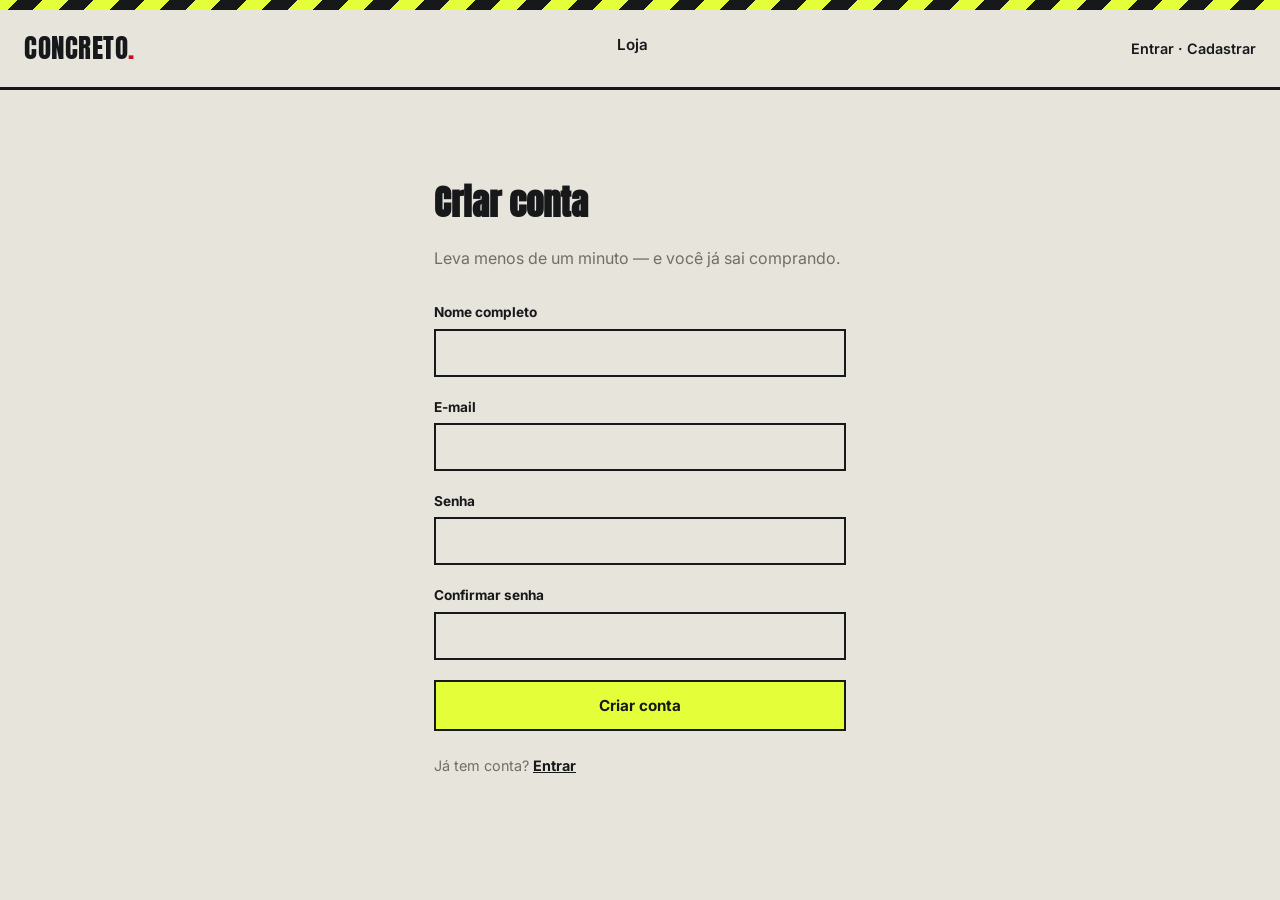
<file: StreetwearStore/Frontend/cadastro.html>
<!DOCTYPE html>
<html lang="pt-BR">
<head>
  <meta charset="UTF-8">
  <meta name="viewport" content="width=device-width, initial-scale=1.0">
  <title>Criar conta — CONCRETO</title>
  <link rel="stylesheet" href="css/style.css">
</head>
<body>
  <div class="fita-aviso"></div>

  <header class="topo">
    <div class="topo-conteudo">
      <a href="index.html" class="marca">CONCRETO<span>.</span></a>
      <nav class="nav-principal">
        <a href="index.html">Loja</a>
      </nav>
      <div class="acoes-topo"><span data-area-usuario></span></div>
    </div>
  </header>

  <div class="pagina-formulario">
    <h1>Criar conta</h1>
    <p class="subtitulo">Leva menos de um minuto — e você já sai comprando.</p>

    <div class="mensagem-erro" data-erro></div>

    <form data-form-cadastro>
      <div class="campo">
        <label for="nome">Nome completo</label>
        <input type="text" id="nome" name="nome" required>
      </div>
      <div class="campo">
        <label for="email">E-mail</label>
        <input type="email" id="email" name="email" required>
      </div>
      <div class="campo">
        <label for="senha">Senha</label>
        <input type="password" id="senha" name="senha" minlength="6" required>
      </div>
      <div class="campo">
        <label for="confirmarSenha">Confirmar senha</label>
        <input type="password" id="confirmarSenha" name="confirmarSenha" minlength="6" required>
      </div>
      <button type="submit" class="botao botao--sinalizacao botao--bloco">Criar conta</button>
    </form>

    <p class="link-secundario">Já tem conta? <a href="login.html">Entrar</a></p>
  </div>

  <script src="js/api.js"></script>
  <script src="js/auth.js"></script>
</body>
</html>
</file>
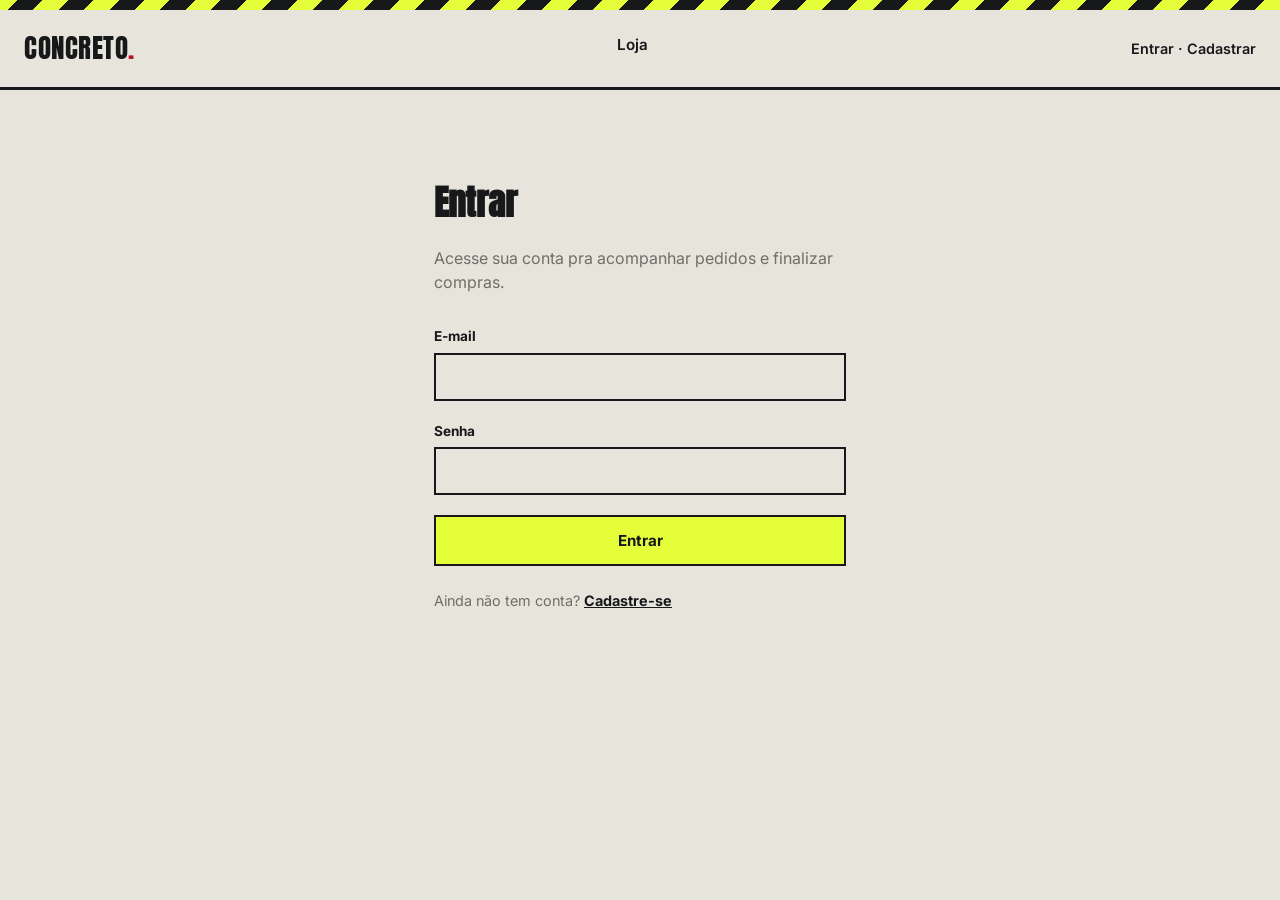
<file: StreetwearStore/Frontend/checkout.html>
<!DOCTYPE html>
<html lang="pt-BR">
<head>
  <meta charset="UTF-8">
  <meta name="viewport" content="width=device-width, initial-scale=1.0">
  <title>Pagamento — CONCRETO</title>
  <link rel="stylesheet" href="css/style.css">
  <!-- SDK oficial do Mercado Pago: tokeniza o cartão no navegador do cliente.
       O número do cartão nunca passa pelo nosso backend, só o token gerado aqui. -->
  <script src="https://sdk.mercadopago.com/js/v2"></script>
</head>
<body>
  <div class="fita-aviso"></div>

  <header class="topo">
    <div class="topo-conteudo">
      <a href="index.html" class="marca">CONCRETO<span>.</span></a>
      <nav class="nav-principal">
        <a href="index.html">Loja</a>
      </nav>
      <div class="acoes-topo"><span data-area-usuario></span></div>
    </div>
  </header>

  <div class="pagina-formulario" data-checkout style="max-width:520px;">
    <h1>Pagamento</h1>
    <p class="subtitulo">Total do pedido: <strong data-total-checkout>R$ 0,00</strong></p>

    <div class="mensagem-erro" data-mensagem-checkout style="display:block;background:transparent;border:none;color:var(--ferrugem);padding:0;margin-bottom:12px;"></div>

    <div class="abas-pagamento">
      <button type="button" class="aba-pagamento ativa" data-aba-pagamento="pix">Pix</button>
      <button type="button" class="aba-pagamento" data-aba-pagamento="cartao">Cartão de crédito</button>
    </div>

    <!-- ---------- Painel Pix ---------- -->
    <div class="painel-pagamento ativo" data-painel-pagamento="pix">
      <div class="campo">
        <label for="email-pix">E-mail</label>
        <input type="email" id="email-pix" data-email-pix required>
      </div>
      <div class="campo">
        <label for="cpf-pix">CPF do pagador</label>
        <input type="text" id="cpf-pix" data-cpf-pix placeholder="000.000.000-00" required>
      </div>
      <button type="button" class="botao botao--sinalizacao botao--bloco" data-pagar-pix>Gerar Pix</button>
    </div>

    <!-- ---------- Painel Cartão ---------- -->
    <div class="painel-pagamento" data-painel-pagamento="cartao">
      <form id="form-cartao">
        <div class="campo">
          <label for="campo-nome-cartao">Nome no cartão</label>
          <input type="text" id="campo-nome-cartao">
        </div>
        <div class="campo">
          <label for="campo-numero-cartao">Número do cartão</label>
          <div id="campo-numero-cartao" style="border:2px solid var(--tinta);padding:12px 14px;background:var(--concreto);"></div>
        </div>
        <div class="linha-2-colunas">
          <div class="campo">
            <label for="campo-validade-cartao">Validade</label>
            <div id="campo-validade-cartao" style="border:2px solid var(--tinta);padding:12px 14px;background:var(--concreto);"></div>
          </div>
          <div class="campo">
            <label for="campo-cvv-cartao">CVV</label>
            <div id="campo-cvv-cartao" style="border:2px solid var(--tinta);padding:12px 14px;background:var(--concreto);"></div>
          </div>
        </div>
        <div class="campo">
          <label for="campo-email-cartao">E-mail</label>
          <input type="email" id="campo-email-cartao">
        </div>
        <div class="linha-2-colunas">
          <div class="campo">
            <label for="campo-tipo-documento">Tipo de documento</label>
            <select id="campo-tipo-documento"></select>
          </div>
          <div class="campo">
            <label for="campo-cpf-cartao">CPF do titular</label>
            <input type="text" id="campo-cpf-cartao">
          </div>
        </div>
        <div class="linha-2-colunas">
          <div class="campo">
            <label for="campo-banco-emissor">Banco emissor</label>
            <select id="campo-banco-emissor"></select>
          </div>
          <div class="campo">
            <label for="campo-parcelas">Parcelas</label>
            <select id="campo-parcelas"></select>
          </div>
        </div>
        <button type="button" class="botao botao--sinalizacao botao--bloco" data-pagar-cartao>Pagar com cartão</button>
      </form>
    </div>
  </div>

  <script src="js/api.js"></script>
  <script src="js/checkout.js"></script>
</body>
</html>
</file>
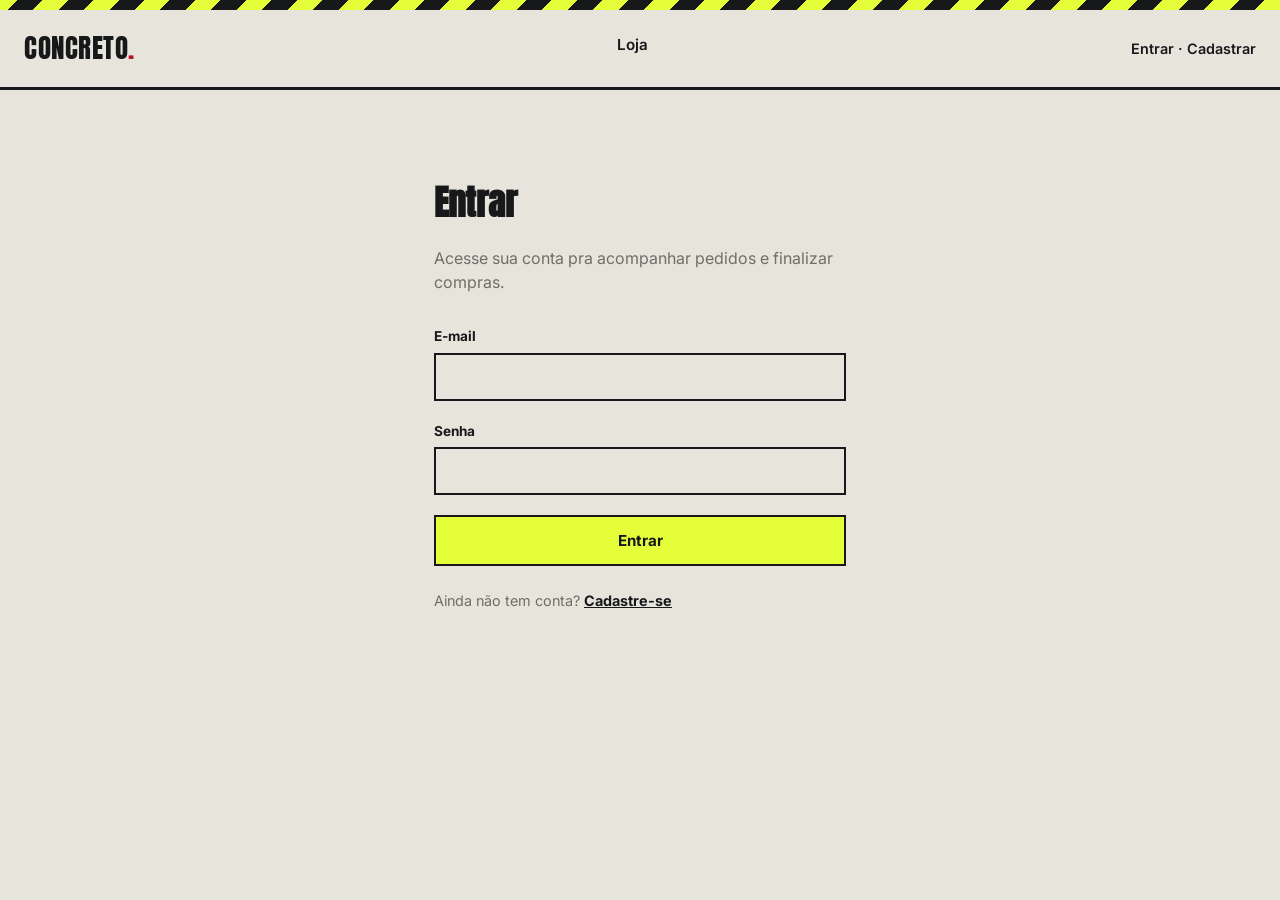
<file: StreetwearStore/Frontend/login.html>
<!DOCTYPE html>
<html lang="pt-BR">
<head>
  <meta charset="UTF-8">
  <meta name="viewport" content="width=device-width, initial-scale=1.0">
  <title>Entrar — CONCRETO</title>
  <link rel="stylesheet" href="css/style.css">
</head>
<body>
  <div class="fita-aviso"></div>

  <header class="topo">
    <div class="topo-conteudo">
      <a href="index.html" class="marca">CONCRETO<span>.</span></a>
      <nav class="nav-principal">
        <a href="index.html">Loja</a>
      </nav>
      <div class="acoes-topo"><span data-area-usuario></span></div>
    </div>
  </header>

  <div class="pagina-formulario">
    <h1>Entrar</h1>
    <p class="subtitulo">Acesse sua conta pra acompanhar pedidos e finalizar compras.</p>

    <div class="mensagem-erro" data-erro></div>

    <form data-form-login>
      <div class="campo">
        <label for="email">E-mail</label>
        <input type="email" id="email" name="email" required>
      </div>
      <div class="campo">
        <label for="senha">Senha</label>
        <input type="password" id="senha" name="senha" required>
      </div>
      <button type="submit" class="botao botao--sinalizacao botao--bloco">Entrar</button>
    </form>

    <p class="link-secundario">Ainda não tem conta? <a href="cadastro.html">Cadastre-se</a></p>
  </div>

  <script src="js/api.js"></script>
  <script src="js/auth.js"></script>
</body>
</html>
</file>
<file: StreetwearStore/Frontend/css/style.css>
/* ============================================================
   LOJA STREETWEAR — tema "canteiro de obra / oficina de estamparia"
   Paleta: concreto, tinta preta e um amarelo-sinalização como único
   acento forte (como fita zebrada de obra), vermelho ferrugem em
   promoções. Sem cantos arredondados: bordas retas, tipo etiqueta
   de fábrica costurada na roupa.
   ============================================================ */

@import url('https://fonts.googleapis.com/css2?family=Anton&family=Inter:wght@400;500;600;700;800&display=swap');

:root {
  --concreto: #e7e4dc;
  --concreto-escuro: #d8d4c8;
  --tinta: #17181a;
  --tinta-suave: #2b2c2e;
  --sinalizacao: #e4ff3a;
  --ferrugem: #c1121f;
  --cinza-texto: #6f6f68;
  --borda: #17181a;
  --fonte-display: 'Anton', 'Arial Narrow', sans-serif;
  --fonte-texto: 'Inter', -apple-system, sans-serif;
}

* { box-sizing: border-box; }

html { scroll-behavior: smooth; }

body {
  margin: 0;
  background: var(--concreto);
  color: var(--tinta);
  font-family: var(--fonte-texto);
  line-height: 1.5;
  -webkit-font-smoothing: antialiased;
}

img { max-width: 100%; display: block; }

a { color: inherit; text-decoration: none; }

button, input, select, textarea { font-family: inherit; font-size: 1rem; }

:focus-visible {
  outline: 3px solid var(--tinta);
  outline-offset: 2px;
}

.wrap {
  max-width: 1180px;
  margin: 0 auto;
  padding: 0 24px;
}

/* ---------- Fita de aviso (usada uma única vez, no topo) ---------- */
.fita-aviso {
  background: repeating-linear-gradient(
    -45deg,
    var(--sinalizacao),
    var(--sinalizacao) 18px,
    var(--tinta) 18px,
    var(--tinta) 36px
  );
  height: 10px;
}

/* ---------- Cabeçalho ---------- */
.topo {
  background: var(--concreto);
  border-bottom: 3px solid var(--borda);
  position: sticky;
  top: 0;
  z-index: 40;
}

.topo-conteudo {
  display: flex;
  align-items: center;
  justify-content: space-between;
  padding: 18px 24px;
  gap: 24px;
}

.marca {
  font-family: var(--fonte-display);
  font-size: 1.7rem;
  letter-spacing: 0.5px;
}

.marca span { color: var(--ferrugem); }

.nav-principal {
  display: flex;
  gap: 28px;
  font-weight: 600;
  font-size: 0.95rem;
}

.nav-principal a {
  padding-bottom: 4px;
  border-bottom: 2px solid transparent;
}

.nav-principal a:hover,
.nav-principal a.ativo {
  border-bottom-color: var(--tinta);
}

.acoes-topo {
  display: flex;
  align-items: center;
  gap: 18px;
  font-weight: 600;
  font-size: 0.9rem;
}

.icone-carrinho {
  position: relative;
  display: inline-flex;
  align-items: center;
  gap: 6px;
  border: 2px solid var(--tinta);
  padding: 8px 14px;
}

.contador-carrinho {
  background: var(--sinalizacao);
  border: 2px solid var(--tinta);
  min-width: 22px;
  height: 22px;
  display: inline-flex;
  align-items: center;
  justify-content: center;
  font-size: 0.75rem;
  font-weight: 800;
}

/* ---------- Hero ---------- */
.hero {
  position: relative;
  border-bottom: 3px solid var(--borda);
  padding: 72px 24px 56px;
  overflow: hidden;
}

.hero-conteudo {
  max-width: 1180px;
  margin: 0 auto;
  display: grid;
  grid-template-columns: 1.1fr 0.9fr;
  gap: 40px;
  align-items: center;
}

.hero h1 {
  font-family: var(--fonte-display);
  font-size: clamp(2.6rem, 6vw, 4.6rem);
  line-height: 0.98;
  margin: 0 0 20px;
  letter-spacing: 0.5px;
}

.hero p {
  max-width: 46ch;
  color: var(--tinta-suave);
  font-size: 1.05rem;
  margin-bottom: 28px;
}

.hero-selo {
  position: absolute;
  top: 40px;
  right: 40px;
  width: 128px;
  height: 128px;
  border: 3px solid var(--tinta);
  border-radius: 50%;
  display: flex;
  align-items: center;
  justify-content: center;
  text-align: center;
  font-family: var(--fonte-display);
  font-size: 0.95rem;
  line-height: 1.15;
  transform: rotate(8deg);
  background: var(--sinalizacao);
}

.hero-visual {
  clip-path: polygon(6% 0, 100% 0, 94% 100%, 0 100%);
  background: var(--tinta);
  aspect-ratio: 4/5;
  display: flex;
  align-items: center;
  justify-content: center;
}

.hero-visual span {
  font-family: var(--fonte-display);
  color: var(--concreto);
  font-size: 1.1rem;
  opacity: 0.35;
  text-align: center;
  padding: 20px;
}

/* ---------- Botões ---------- */
.botao {
  display: inline-flex;
  align-items: center;
  justify-content: center;
  gap: 8px;
  padding: 14px 28px;
  border: 2px solid var(--tinta);
  font-weight: 700;
  font-size: 0.95rem;
  cursor: pointer;
  background: var(--tinta);
  color: var(--concreto);
  transition: transform 0.12s ease;
}

.botao:hover { transform: translate(-2px, -2px); }

.botao:active { transform: translate(0, 0); }

.botao--fantasma {
  background: transparent;
  color: var(--tinta);
}

.botao--sinalizacao {
  background: var(--sinalizacao);
  color: var(--tinta);
}

.botao--bloco { width: 100%; }

.botao[disabled] {
  opacity: 0.5;
  cursor: not-allowed;
  transform: none;
}

/* ---------- Seções / categorias ---------- */
.secao {
  padding: 56px 24px;
}

.secao-cabecalho {
  display: flex;
  align-items: baseline;
  justify-content: space-between;
  border-bottom: 3px solid var(--borda);
  padding-bottom: 16px;
  margin-bottom: 32px;
}

.secao-cabecalho h2 {
  font-family: var(--fonte-display);
  font-size: 2rem;
  margin: 0;
}

.filtros-categoria {
  display: flex;
  gap: 10px;
  flex-wrap: wrap;
  margin-bottom: 28px;
}

.filtro-chip {
  border: 2px solid var(--tinta);
  padding: 6px 16px;
  font-weight: 600;
  font-size: 0.85rem;
  cursor: pointer;
  background: transparent;
}

.filtro-chip.ativo {
  background: var(--tinta);
  color: var(--concreto);
}

/* ---------- Grade de produtos ---------- */
.grade-produtos {
  display: grid;
  grid-template-columns: repeat(auto-fill, minmax(240px, 1fr));
  gap: 28px;
}

.cartao-produto {
  border: 2px solid var(--tinta);
  background: var(--concreto-escuro);
  display: flex;
  flex-direction: column;
}

.cartao-produto-imagem {
  aspect-ratio: 3/4;
  background: var(--tinta-suave);
  display: flex;
  align-items: center;
  justify-content: center;
  color: var(--concreto);
  font-size: 0.8rem;
  opacity: 0.5;
  border-bottom: 2px solid var(--tinta);
}

.cartao-produto-corpo {
  padding: 16px;
  display: flex;
  flex-direction: column;
  gap: 6px;
  flex: 1;
}

.cartao-produto-categoria {
  font-size: 0.75rem;
  font-weight: 700;
  color: var(--cinza-texto);
}

.cartao-produto-nome {
  font-weight: 700;
  font-size: 1.05rem;
}

.cartao-produto-preco {
  font-family: var(--fonte-display);
  font-size: 1.3rem;
  margin-top: auto;
}

/* ---------- Página de produto ---------- */
.produto-detalhe {
  display: grid;
  grid-template-columns: 1fr 1fr;
  gap: 48px;
  padding: 48px 24px;
}

.produto-imagem-grande {
  aspect-ratio: 4/5;
  background: var(--tinta);
  display: flex;
  align-items: center;
  justify-content: center;
  color: var(--concreto);
  opacity: 0.5;
  border: 3px solid var(--tinta);
}

.produto-info .cartao-produto-categoria { margin-bottom: 8px; }

.produto-info h1 {
  font-family: var(--fonte-display);
  font-size: 2.4rem;
  margin: 0 0 12px;
}

.produto-preco-grande {
  font-family: var(--fonte-display);
  font-size: 2rem;
  margin: 12px 0 24px;
}

.produto-descricao {
  color: var(--tinta-suave);
  margin-bottom: 28px;
  max-width: 52ch;
}

.seletor-tamanho {
  display: flex;
  gap: 8px;
  flex-wrap: wrap;
  margin-bottom: 28px;
}

.opcao-tamanho {
  border: 2px solid var(--tinta);
  min-width: 48px;
  padding: 10px 8px;
  text-align: center;
  font-weight: 700;
  cursor: pointer;
  background: transparent;
}

.opcao-tamanho.selecionado {
  background: var(--tinta);
  color: var(--concreto);
}

.linha-acoes { display: flex; gap: 14px; align-items: center; margin-bottom: 16px; }

.seletor-quantidade {
  display: flex;
  align-items: center;
  border: 2px solid var(--tinta);
}

.seletor-quantidade button {
  border: none;
  background: transparent;
  width: 40px;
  height: 48px;
  font-size: 1.2rem;
  cursor: pointer;
}

.seletor-quantidade input {
  width: 44px;
  text-align: center;
  border: none;
  border-left: 2px solid var(--tinta);
  border-right: 2px solid var(--tinta);
  height: 48px;
}

/* ---------- Formulários (login/cadastro/checkout) ---------- */
.pagina-formulario {
  max-width: 460px;
  margin: 0 auto;
  padding: 64px 24px 96px;
}

.pagina-formulario h1 {
  font-family: var(--fonte-display);
  font-size: 2.2rem;
  margin-bottom: 8px;
}

.pagina-formulario .subtitulo {
  color: var(--cinza-texto);
  margin-bottom: 32px;
}

.campo { margin-bottom: 20px; }

.campo label {
  display: block;
  font-weight: 700;
  font-size: 0.85rem;
  margin-bottom: 6px;
}

.campo input,
.campo select {
  width: 100%;
  border: 2px solid var(--tinta);
  background: var(--concreto);
  padding: 12px 14px;
}

.linha-2-colunas {
  display: grid;
  grid-template-columns: 1fr 1fr;
  gap: 16px;
}

.mensagem-erro {
  background: #fbe4e4;
  border: 2px solid var(--ferrugem);
  color: var(--ferrugem);
  padding: 12px 14px;
  font-weight: 600;
  font-size: 0.9rem;
  margin-bottom: 20px;
  display: none;
}

.mensagem-erro.visivel { display: block; }

.link-secundario {
  margin-top: 24px;
  font-size: 0.9rem;
  color: var(--cinza-texto);
}

.link-secundario a {
  text-decoration: underline;
  font-weight: 700;
  color: var(--tinta);
}

/* ---------- Carrinho ---------- */
.pagina-carrinho { padding: 48px 24px 96px; }

.item-carrinho {
  display: grid;
  grid-template-columns: 96px 1fr auto auto;
  gap: 20px;
  align-items: center;
  border-bottom: 2px solid var(--tinta);
  padding: 20px 0;
}

.item-carrinho-imagem {
  width: 96px;
  height: 112px;
  background: var(--tinta-suave);
  border: 2px solid var(--tinta);
}

.item-carrinho-remover {
  background: none;
  border: none;
  text-decoration: underline;
  font-weight: 700;
  font-size: 0.85rem;
  cursor: pointer;
  color: var(--ferrugem);
}

.resumo-pedido {
  border: 3px solid var(--tinta);
  padding: 24px;
  margin-top: 32px;
  max-width: 380px;
  margin-left: auto;
}

.linha-resumo {
  display: flex;
  justify-content: space-between;
  margin-bottom: 10px;
  font-weight: 600;
}

.linha-resumo.total {
  font-family: var(--fonte-display);
  font-size: 1.4rem;
  border-top: 2px solid var(--tinta);
  padding-top: 14px;
  margin-top: 14px;
}

/* ---------- Checkout / pagamento ---------- */
.abas-pagamento {
  display: flex;
  gap: 0;
  margin-bottom: 24px;
  border: 2px solid var(--tinta);
}

.aba-pagamento {
  flex: 1;
  padding: 14px;
  text-align: center;
  font-weight: 700;
  cursor: pointer;
  background: transparent;
  border: none;
  border-right: 2px solid var(--tinta);
}

.aba-pagamento:last-child { border-right: none; }

.aba-pagamento.ativa {
  background: var(--tinta);
  color: var(--concreto);
}

.painel-pagamento { display: none; }
.painel-pagamento.ativo { display: block; }

.caixa-pix {
  border: 2px dashed var(--tinta);
  padding: 24px;
  text-align: center;
}

.qr-pix {
  width: 220px;
  height: 220px;
  margin: 0 auto 16px;
  border: 2px solid var(--tinta);
}

.codigo-copia-cola {
  word-break: break-all;
  font-size: 0.75rem;
  background: var(--concreto-escuro);
  border: 2px solid var(--tinta);
  padding: 10px;
  margin: 16px 0;
}

/* ---------- Rodapé ---------- */
.rodape {
  border-top: 3px solid var(--borda);
  padding: 40px 24px;
  margin-top: 40px;
}

.rodape-conteudo {
  max-width: 1180px;
  margin: 0 auto;
  display: flex;
  justify-content: space-between;
  flex-wrap: wrap;
  gap: 16px;
  font-size: 0.85rem;
  color: var(--cinza-texto);
}

.selos-pagamento {
  display: flex;
  gap: 10px;
  font-weight: 700;
}

.selos-pagamento span {
  border: 2px solid var(--tinta);
  padding: 4px 10px;
  color: var(--tinta);
}

/* ---------- Responsivo ---------- */
@media (max-width: 860px) {
  .hero-conteudo { grid-template-columns: 1fr; }
  .hero-selo { display: none; }
  .produto-detalhe { grid-template-columns: 1fr; }
  .nav-principal { display: none; }
  .item-carrinho { grid-template-columns: 72px 1fr; grid-template-rows: auto auto; }
}

@media (prefers-reduced-motion: reduce) {
  * { transition: none !important; scroll-behavior: auto !important; }
}
</file>
